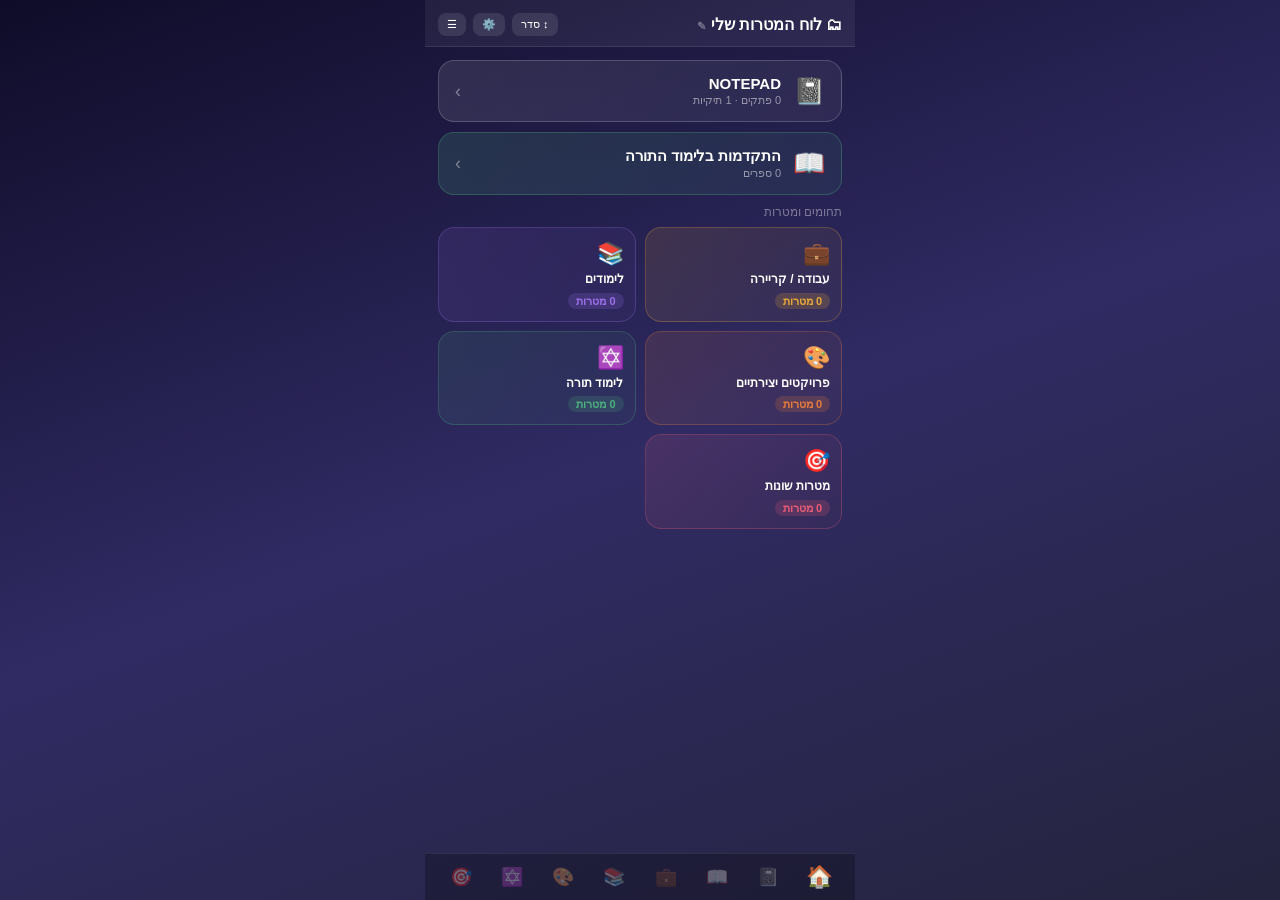
<file: index.html>
<!DOCTYPE html>
<html lang="he" dir="rtl">
<head>
<meta charset="UTF-8"/>
<meta name="viewport" content="width=device-width,initial-scale=1,maximum-scale=1,user-scalable=no"/>
<meta name="mobile-web-app-capable" content="yes"/>
<meta name="apple-mobile-web-app-capable" content="yes"/>
<meta name="apple-mobile-web-app-status-bar-style" content="black-translucent"/>
<meta name="theme-color" content="#0f0c29"/>
<link rel="manifest" href="manifest.json"/>
<title>לוח המטרות</title>
<link rel="stylesheet" href="style.css"/>
</head>
<body>
<div id="root"><div class="shell" id="shell"></div></div>
<div id="bg-layer" style="position:fixed;inset:0;z-index:-1;background:linear-gradient(160deg,#0f0c29,#302b63,#24243e)"></div>

<input type="file" id="cameraInput" accept="image/*" capture="environment"/>
<input type="file" id="galleryInput" accept="image/*"/>
<input type="file" id="txtInput" accept=".txt"/>
<input type="file" id="fnpInput" accept=".txt,.fnp,.npa"/>
<input type="file" id="backupInput" accept=".json"/>

<script src="script.js"></script>
</body>
</html>
</file>
<file: style.css>
*{box-sizing:border-box;margin:0;padding:0;-webkit-tap-highlight-color:transparent;}
body{font-family:'Segoe UI',Tahoma,Arial,sans-serif;min-height:100vh;color:#fff;direction:rtl;overflow-x:hidden;}
#root{display:flex;justify-content:center;min-height:100vh;}
.shell{width:100%;max-width:430px;min-height:100vh;display:flex;flex-direction:column;position:relative;}
.hdr{padding:13px 13px 10px;background:rgba(255,255,255,0.06);border-bottom:1px solid rgba(255,255,255,0.1);display:flex;align-items:center;gap:7px;flex-shrink:0;}
.hdr-title{flex:1;font-size:16px;font-weight:700;overflow:hidden;white-space:nowrap;text-overflow:ellipsis;cursor:pointer;}
.content{flex:1;overflow-y:auto;padding:13px;-webkit-overflow-scrolling:touch;}
.footer{padding:7px 10px;border-top:1px solid rgba(255,255,255,0.08);background:rgba(0,0,0,0.25);display:flex;justify-content:space-around;flex-shrink:0;}
.footer button{background:none;border:none;cursor:pointer;font-size:18px;transition:all 0.15s;padding:5px;}
.card{background:rgba(255,255,255,0.07);border-radius:14px;padding:12px 14px;margin-bottom:9px;}
.hb{background:rgba(255,255,255,0.1);border:none;border-radius:8px;color:#fff;font-size:11px;cursor:pointer;padding:5px 9px;}
.ib{background:rgba(255,255,255,0.1);border:none;border-radius:8px;color:#fff;font-size:13px;cursor:pointer;padding:5px 7px;}
.inp{width:100%;background:rgba(255,255,255,0.1);border:1px solid rgba(255,255,255,0.2);border-radius:10px;padding:10px 12px;color:#fff;font-size:14px;outline:none;direction:rtl;font-family:inherit;}
.inp::placeholder{color:rgba(255,255,255,0.4);}
textarea.inp{resize:none;}
.btn{border:none;border-radius:10px;color:#fff;font-size:14px;font-weight:600;padding:10px 16px;cursor:pointer;}
.row{display:flex;align-items:center;gap:8px;justify-content:space-between;}
.grid2{display:grid;grid-template-columns:1fr 1fr;gap:9px;}
.cat-tile{border-radius:16px;padding:13px 11px;color:#fff;cursor:pointer;text-align:right;border:none;width:100%;}
.tag{border-radius:8px;padding:2px 8px;font-size:11px;font-weight:700;}
.dashed-btn{width:100%;border-radius:14px;padding:12px;font-size:14px;font-weight:600;cursor:pointer;margin-top:4px;border-style:dashed;border-width:2px;}
.empty-state{text-align:center;padding:48px 0;color:rgba(255,255,255,0.3);}
.empty-state .icon{font-size:44px;margin-bottom:10px;}
.modal-bg{position:fixed;inset:0;background:rgba(0,0,0,0.75);display:flex;align-items:center;justify-content:center;z-index:100;padding:20px;}
.modal{background:#1a1535;border-radius:18px;padding:20px;width:100%;max-width:340px;border:1px solid rgba(255,255,255,0.13);max-height:85vh;overflow-y:auto;}
.modal h3{font-size:16px;font-weight:700;margin-bottom:14px;}
.slide-menu{background:rgba(12,9,40,0.98);border-bottom:1px solid rgba(255,255,255,0.12);padding:10px 13px;z-index:20;}
.folder-row{display:flex;align-items:center;gap:7px;padding:7px 8px;border-radius:10px;margin-bottom:3px;cursor:pointer;}
.tabs{display:flex;gap:6px;overflow-x:auto;padding-bottom:10px;margin-bottom:4px;}
.tab{flex-shrink:0;border-radius:20px;padding:5px 14px;font-size:12px;cursor:pointer;white-space:nowrap;border:1px solid rgba(255,255,255,0.12);background:rgba(255,255,255,0.07);color:rgba(255,255,255,0.55);}
.tab.active{background:rgba(93,168,232,0.3);border-color:#5DA8E8;color:#fff;font-weight:700;}
.rich-link{color:#7ecfff;word-break:break-all;text-decoration:underline;}
mark{background:#FFD700;color:#000;border-radius:3px;padding:0 2px;}
.clamp1{overflow:hidden;display:-webkit-box;-webkit-line-clamp:1;-webkit-box-orient:vertical;}
.clamp4{overflow:hidden;display:-webkit-box;-webkit-line-clamp:4;-webkit-box-orient:vertical;}
.reorder-banner{background:rgba(255,200,0,0.12);border-bottom:1px solid rgba(255,200,0,0.2);padding:7px 14px;font-size:12px;color:#FFD700;text-align:center;}
.settings-section{margin-bottom:20px;}
.settings-section h4{font-size:12px;color:rgba(255,255,255,0.45);margin-bottom:10px;text-transform:uppercase;letter-spacing:0.5px;}
.theme-btn{width:48px;height:48px;border-radius:12px;border:3px solid transparent;cursor:pointer;transition:all 0.15s;}
.theme-btn.active{border-color:#fff;transform:scale(1.1);}
.font-btn{background:rgba(255,255,255,0.1);border:2px solid transparent;border-radius:10px;color:#fff;padding:8px 16px;cursor:pointer;font-size:14px;}
.font-btn.active{border-color:rgba(255,255,255,0.6);background:rgba(255,255,255,0.18);}
.toggle-row{display:flex;align-items:center;justify-content:space-between;padding:12px 0;border-bottom:1px solid rgba(255,255,255,0.07);}
.toggle-row:last-child{border-bottom:none;}
.toggle{width:44px;height:24px;border-radius:12px;border:none;cursor:pointer;position:relative;transition:background 0.2s;}
.toggle::after{content:'';position:absolute;width:20px;height:20px;border-radius:50%;background:#fff;top:2px;transition:left 0.2s;}
input[type=file]{display:none;}
</file>
